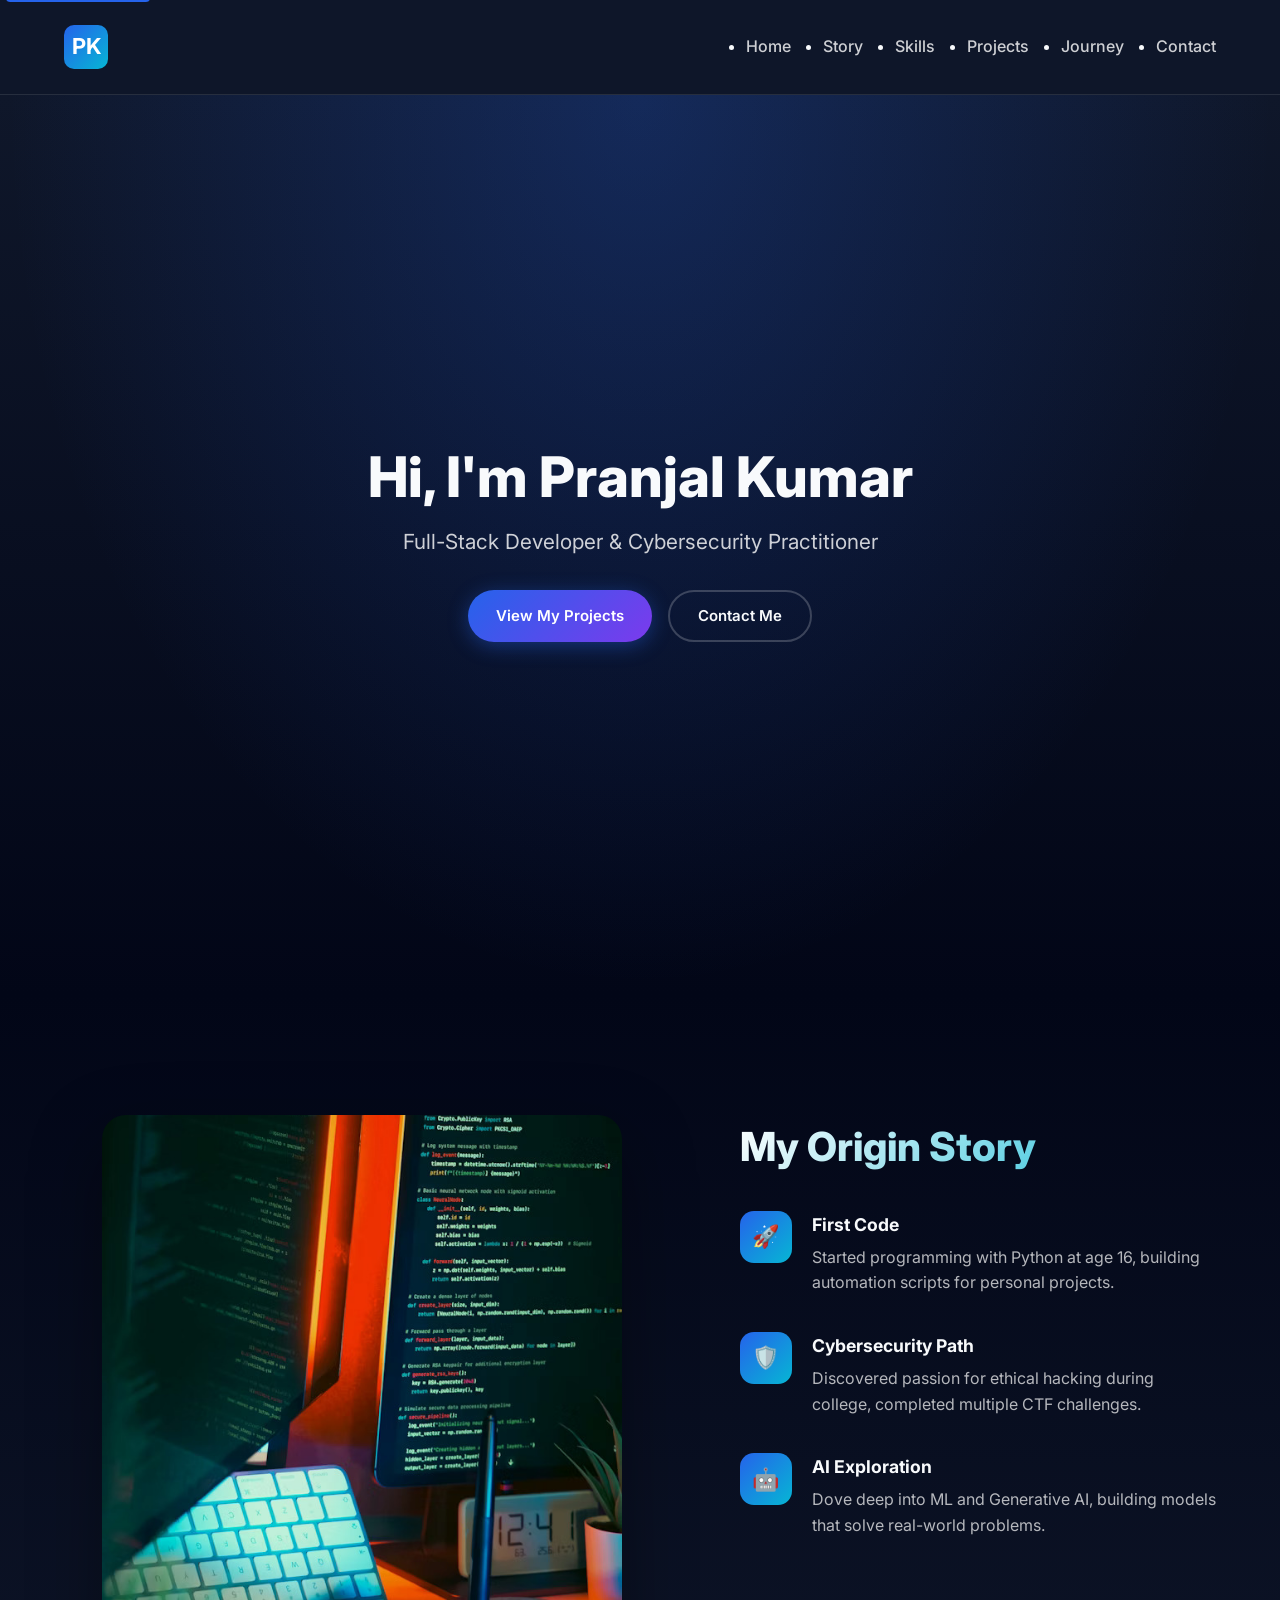
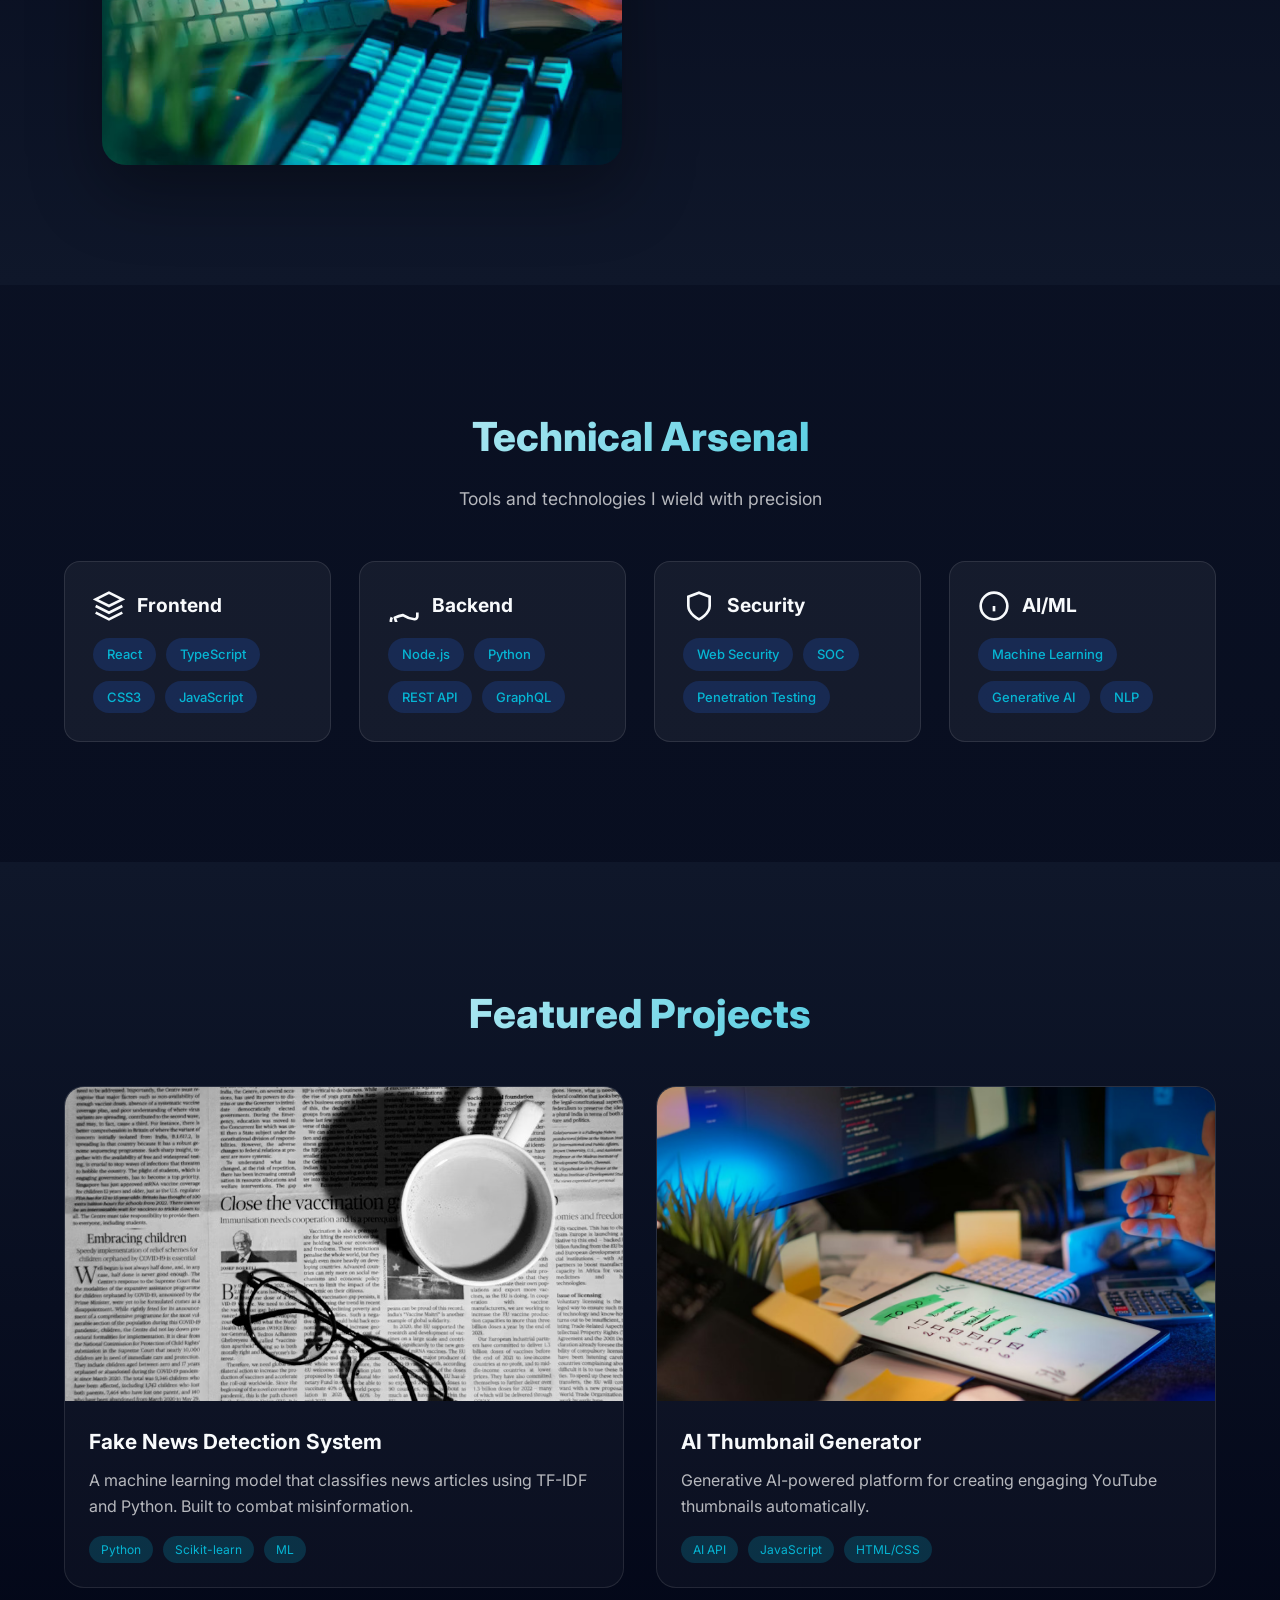
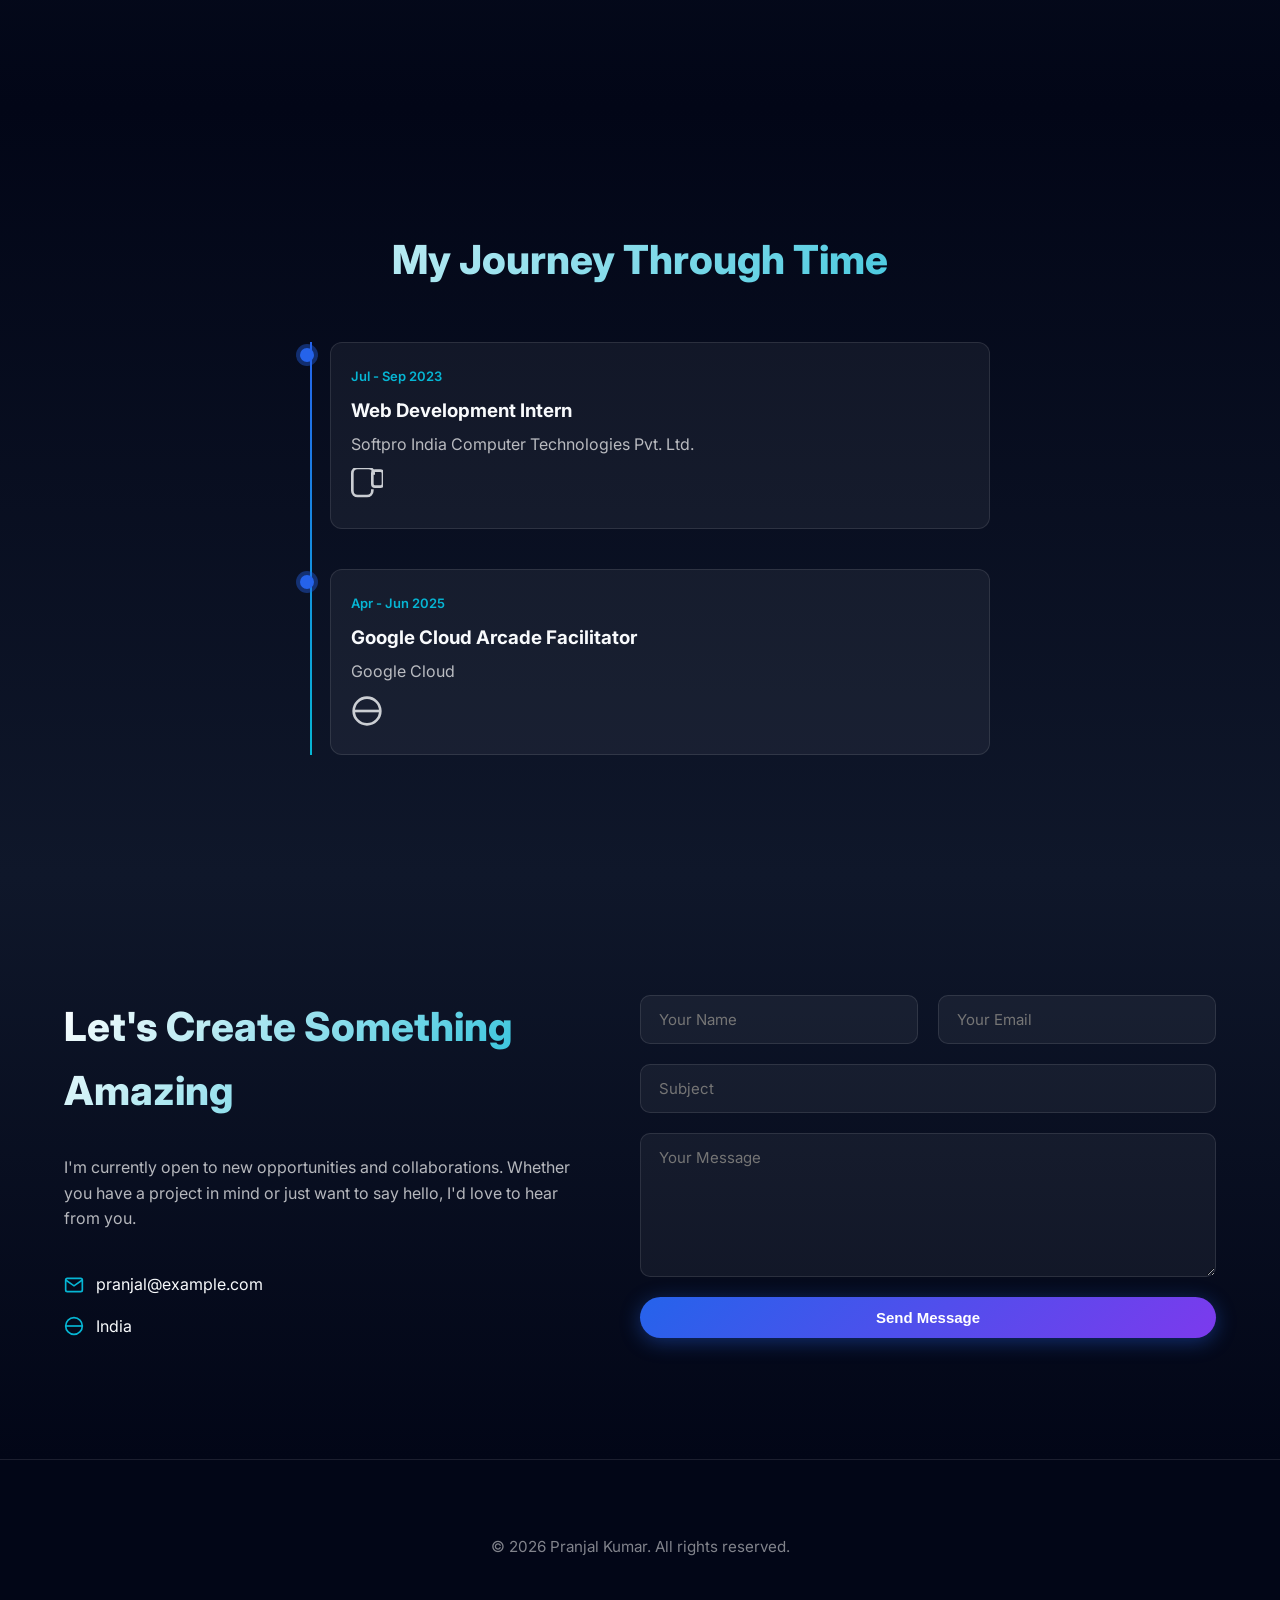
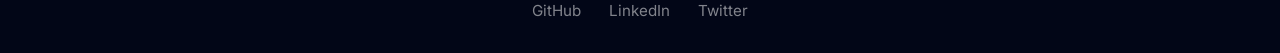
<file: week1-portfolio/index.html>
<!DOCTYPE html>
<html lang="en">
<head>
    <meta charset="UTF-8">
    <meta name="viewport" content="width=device-width, initial-scale=1.0">
    <title>Pranjal Kumar | Portfolio</title>
    <link rel="preconnect" href="https://fonts.googleapis.com">
    <link rel="preconnect" href="https://fonts.gstatic.com" crossorigin>
    <link href="https://fonts.googleapis.com/css2?family=Inter:wght@400;500;600;700;800&display=swap" rel="stylesheet">
    <link rel="stylesheet" href="css/variables.css">
    <link rel="stylesheet" href="css/style.css">
</head>
<body>
  <a class="skip-link" href="#main">Skip to content</a>
  <header>
    <nav class="navbar" aria-label="Primary">
      <div class="logo">PK</div>
      <button class="menu-toggle" id="mobile-nav-toggle" aria-label="Open navigation" aria-expanded="false" aria-controls="primary-navigation">☰</button>
      <ul id="primary-navigation" class="nav-links" role="menubar">
        <li role="none"><a role="menuitem" href="#hero">Home</a></li>
        <li role="none"><a role="menuitem" href="#intro">Story</a></li>
        <li role="none"><a role="menuitem" href="#skills">Skills</a></li>
        <li role="none"><a role="menuitem" href="#projects">Projects</a></li>
        <li role="none"><a role="menuitem" href="#timeline">Journey</a></li>
        <li role="none"><a role="menuitem" href="#contact">Contact</a></li>
      </ul>
    </nav>
  </header>

  <main id="main">
    <section id="hero" class="hero-section">
      <div class="hero-text">
        <h1>Hi, I'm Pranjal Kumar</h1>
        <p>Full-Stack Developer & Cybersecurity Practitioner</p>
        <div class="hero-actions">
          <a href="#projects" class="btn primary">View My Projects</a>
          <a href="#contact" class="btn secondary">Contact Me</a>
        </div>
      </div>
    </section>

    <section id="intro" class="intro-section">
      <div class="container">
        <div class="intro-container">
          <div class="intro-media">
            <img src="images/story-4k.jpg" alt="My journey photograph" class="story-img" width="1920" height="1080" loading="lazy">
          </div>
          <div class="intro-content">
            <h2 class="section-title">My Origin Story</h2>
            <div class="story-timeline">
              <div class="story-item">
                <div class="story-icon">🚀</div>
                <div class="story-text">
                  <h3>First Code</h3>
                  <p>Started programming with Python at age 16, building automation scripts for personal projects.</p>
                </div>
              </div>
              <div class="story-item">
                <div class="story-icon">🛡️</div>
                <div class="story-text">
                  <h3>Cybersecurity Path</h3>
                  <p>Discovered passion for ethical hacking during college, completed multiple CTF challenges.</p>
                </div>
              </div>
              <div class="story-item">
                <div class="story-icon">🤖</div>
                <div class="story-text">
                  <h3>AI Exploration</h3>
                  <p>Dove deep into ML and Generative AI, building models that solve real-world problems.</p>
                </div>
              </div>
            </div>
          </div>
        </div>
      </div>
    </section>

    <section id="skills" class="skills-section">
      <div class="container">
        <h2 class="section-title-centered">Technical Arsenal</h2>
        <p class="section-subtitle">Tools and technologies I wield with precision</p>
        <div class="skills-showcase">
          <div class="skill-category">
            <div class="category-header">
              <svg class="skill-icon" viewBox="0 0 24 24" fill="none" stroke="currentColor" stroke-width="2"><path d="M12 2L2 7l10 5 10-5-10-5zM2 17l10 5 10-5M2 12l10 5 10-5"/></svg>
              <h3>Frontend</h3>
            </div>
            <div class="skill-tags">
              <span class="skill-tag">React</span>
              <span class="skill-tag">TypeScript</span>
              <span class="skill-tag">CSS3</span>
              <span class="skill-tag">JavaScript</span>
            </div>
          </div>
          <div class="skill-category">
            <div class="category-header">
              <svg class="skill-icon" viewBox="0 0 24 24" fill="none" stroke="currentColor" stroke-width="2"><path d="M22 16.92v3a2 2 0 0 1-2.18 2 19.79 19.79 0 0 1-8.63-3.07 19.5 19.5 0 0 0-6 2c.5 2 1 4 2 5a2 2 0 0 1-2 2h-1a2 2 0 0 1-2-2v-3a8 8 0 0 1 .7-2.36"/></svg>
              <h3>Backend</h3>
            </div>
            <div class="skill-tags">
              <span class="skill-tag">Node.js</span>
              <span class="skill-tag">Python</span>
              <span class="skill-tag">REST API</span>
              <span class="skill-tag">GraphQL</span>
            </div>
          </div>
          <div class="skill-category">
            <div class="category-header">
              <svg class="skill-icon" viewBox="0 0 24 24" fill="none" stroke="currentColor" stroke-width="2"><path d="M12 22s8-4 8-10V5l-8-3-8 3v7c0 6 8 10 8 10z"/></svg>
              <h3>Security</h3>
            </div>
            <div class="skill-tags">
              <span class="skill-tag">Web Security</span>
              <span class="skill-tag">SOC</span>
              <span class="skill-tag">Penetration Testing</span>
            </div>
          </div>
          <div class="skill-category">
            <div class="category-header">
              <svg class="skill-icon" viewBox="0 0 24 24" fill="none" stroke="currentColor" stroke-width="2"><circle cx="12" cy="12" r="10"/><line x1="12" y1="16" x2="12" y2="12"/><line x1="12" y1="8" x2="12.01" y2="8"/></svg>
              <h3>AI/ML</h3>
            </div>
            <div class="skill-tags">
              <span class="skill-tag">Machine Learning</span>
              <span class="skill-tag">Generative AI</span>
              <span class="skill-tag">NLP</span>
            </div>
          </div>
        </div>
      </div>
    </section>

    <section id="projects" class="projects-section">
      <div class="container">
        <h2 class="section-title-centered">Featured Projects</h2>
        <div class="projects-gallery">
          <article class="project-card project-1">
            <div class="project-image">
              <picture>
                <source srcset="images/project1-4k.jpg" media="(min-width:1200px)">
                <img src="images/project1-2k.jpg" alt="Fake News Detection project screenshot" width="3840" height="2160" loading="lazy" srcset="images/project1-4k.jpg 3840w, images/project1-2k.jpg 1920w" sizes="(max-width: 768px) 100vw, 50vw">
              </picture>
            </div>
            <div class="project-info">
              <h3>Fake News Detection System</h3>
              <p>A machine learning model that classifies news articles using TF-IDF and Python. Built to combat misinformation.</p>
              <div class="project-tech">
                <span>Python</span><span>Scikit-learn</span><span>ML</span>
              </div>
            </div>
          </article>
          <article class="project-card project-2">
            <div class="project-image">
              <picture>
                <source srcset="images/project2-4k.jpg" media="(min-width:1200px)">
                <img src="images/project2-2k.jpg" alt="AI Thumbnail Generator project screenshot" width="3840" height="2160" loading="lazy" srcset="images/project2-4k.jpg 3840w, images/project2-2k.jpg 1920w" sizes="(max-width: 768px) 100vw, 50vw">
              </picture>
            </div>
            <div class="project-info">
              <h3>AI Thumbnail Generator</h3>
              <p>Generative AI-powered platform for creating engaging YouTube thumbnails automatically.</p>
              <div class="project-tech">
                <span>AI API</span><span>JavaScript</span><span>HTML/CSS</span>
              </div>
            </div>
          </article>
        </div>
      </div>
    </section>

    <section id="timeline" class="timeline-section">
      <div class="container">
        <h2 class="section-title-centered">My Journey Through Time</h2>
        <div class="timeline-track">
          <div class="timeline-item">
            <div class="timeline-dot"></div>
            <div class="timeline-content">
              <span class="timeline-date">Jul - Sep 2023</span>
              <h3>Web Development Intern</h3>
              <p>Softpro India Computer Technologies Pvt. Ltd.</p>
              <svg class="timeline-logo" viewBox="0 0 24 24" fill="none" stroke="currentColor" stroke-width="2"><path d="M16 16v1a4 4 0 0 1-4 4H5a4 4 0 0 1-4-4V4a4 4 0 0 1 4-4h8a4 4 0 0 1 4 4v1"/><rect x="16" y="2" width="8" height="12" rx="2"/></svg>
            </div>
          </div>
          <div class="timeline-item">
            <div class="timeline-dot"></div>
            <div class="timeline-content">
              <span class="timeline-date">Apr - Jun 2025</span>
              <h3>Google Cloud Arcade Facilitator</h3>
              <p>Google Cloud</p>
              <svg class="timeline-logo" viewBox="0 0 24 24" fill="none" stroke="currentColor" stroke-width="2"><circle cx="12" cy="12" r="10"/><line x1="2" y1="12" x2="22" y2="12"/></svg>
            </div>
          </div>
        </div>
      </div>
    </section>

    <section id="contact" class="contact-section">
      <div class="container">
        <div class="contact-container">
          <div class="contact-info">
            <h2 class="section-title">Let's Create Something Amazing</h2>
            <p>I'm currently open to new opportunities and collaborations. Whether you have a project in mind or just want to say hello, I'd love to hear from you.</p>
            <div class="contact-details">
              <div class="contact-item">
                <svg viewBox="0 0 24 24" fill="none" stroke="currentColor" stroke-width="2"><path d="M4 4h16c1.1 0 2 .9 2 2v12c0 1.1-.9 2-2 2H4c-1.1 0-2-.9-2-2V6c0-1.1.9-2 2-2z"/><polyline points="22,6 12,13 2,6"/></svg>
                <span>pranjal@example.com</span>
              </div>
              <div class="contact-item">
                <svg viewBox="0 0 24 24" fill="none" stroke="currentColor" stroke-width="2"><circle cx="12" cy="12" r="10"/><line x1="2" y1="12" x2="22" y2="12"/></svg>
                <span>India</span>
              </div>
            </div>
          </div>
          <form class="contact-form">
            <div class="form-row">
              <input type="text" placeholder="Your Name" required>
              <input type="email" placeholder="Your Email" required>
            </div>
            <input type="text" placeholder="Subject">
            <textarea rows="6" placeholder="Your Message" required></textarea>
            <button type="submit" class="btn primary">Send Message</button>
          </form>
        </div>
      </div>
    </section>
  </main>

  <footer class="site-footer">
    <div class="footer-content">
      <p class="copyright">&copy; 2026 Pranjal Kumar. All rights reserved.</p>
      <div class="social-links">
        <a href="https://github.com/pranjal-kumar" target="_blank" rel="noopener">GitHub</a>
        <a href="https://linkedin.com/in/pranjal-kumar" target="_blank" rel="noopener">LinkedIn</a>
        <a href="https://twitter.com/pranjal_kumar" target="_blank" rel="noopener">Twitter</a>
      </div>
    </div>
  </footer>

  <script src="js/navigation.js"></script>
</body>
</html>
</file>
<file: week1-portfolio/css/variables.css>
:root {
  --primary: #0f172a;
  --secondary: #2563eb;
  --secondary-start: #2563eb;
  --secondary-end: #7c3aed;
  --accent: #06b6d4;
  --dark: #020617;
  --light: #f8fafc;
  --white: #ffffff;
  --radius: 16px;
}
</file>
<file: week1-portfolio/css/style.css>
*, *::before, *::after { box-sizing: border-box; }
html { scroll-behavior: smooth; }
body {
  margin: 0;
  font-family: 'Inter', -apple-system, BlinkMacSystemFont, 'Segoe UI', Roboto, sans-serif;
  background: linear-gradient(180deg, var(--primary) 0%, var(--dark) 100%);
  color: var(--light);
  line-height: 1.6;
}
a { text-decoration: none; color: inherit; }
img { max-width: 100%; height: auto; display: block; }
.btn {
  display: inline-flex;
  align-items: center;
  justify-content: center;
  padding: 12px 28px;
  border-radius: 50px;
  font-weight: 600;
  font-size: 15px;
  transition: all 0.3s ease;
  border: none;
  cursor: pointer;
}
.btn.primary {
  background: linear-gradient(135deg, var(--secondary-start), var(--secondary-end));
  color: var(--white);
  box-shadow: 0 4px 20px rgba(37, 99, 235, 0.4);
}
.btn.primary:hover { transform: translateY(-2px); box-shadow: 0 8px 30px rgba(37, 99, 235, 0.6); }
.btn.secondary {
  background: transparent;
  color: var(--light);
  border: 2px solid rgba(255,255,255,0.2);
}
.btn.secondary:hover { background: rgba(255,255,255,0.1); }
.section-title {
  font-size: 2.5rem;
  font-weight: 800;
  margin: 0 0 1rem;
  background: linear-gradient(135deg, var(--white), var(--accent));
  -webkit-background-clip: text;
  -webkit-text-fill-color: transparent;
  background-clip: text;
}
.section-title-centered {
  font-size: 2.5rem;
  font-weight: 800;
  text-align: center;
  margin: 0 0 1rem;
  background: linear-gradient(135deg, var(--white), var(--accent));
  -webkit-background-clip: text;
  -webkit-text-fill-color: transparent;
  background-clip: text;
}
.section-subtitle {
  text-align: center;
  color: rgba(255,255,255,0.7);
  font-size: 1.1rem;
  margin: 0 0 3rem;
}
.container { max-width: 1200px; margin: 0 auto; padding: 0 24px; }

.skip-link {
  position: absolute;
  top: -40px;
  left: 6px;
  background: var(--secondary);
  color: var(--white);
  padding: 8px 16px;
  border-radius: 4px;
  z-index: 1000;
}
.skip-link:focus { top: 6px; }

header {
  position: sticky;
  top: 0;
  z-index: 100;
  background: rgba(15, 23, 42, 0.85);
  backdrop-filter: blur(10px);
  border-bottom: 1px solid rgba(255,255,255,0.1);
}
.navbar {
  display: flex;
  align-items: center;
  justify-content: space-between;
  padding: 18px 24px;
  max-width: 1200px;
  margin: 0 auto;
}
.logo {
  font-size: 22px;
  font-weight: 700;
  color: var(--white);
  background: linear-gradient(135deg, var(--secondary), var(--accent));
  width: 44px;
  height: 44px;
  border-radius: 10px;
  display: flex;
  align-items: center;
  justify-content: center;
}
.menu-toggle {
  display: none;
  background: none;
  border: none;
  font-size: 24px;
  cursor: pointer;
  color: var(--white);
}
.nav-links {
  display: flex;
  gap: 32px;
}
.nav-links a {
  color: rgba(255,255,255,0.8);
  font-weight: 500;
  padding: 8px 0;
  position: relative;
  transition: color 0.3s;
}
.nav-links a:hover, .nav-links a:focus { color: var(--white); }
.nav-links a::after {
  content: '';
  position: absolute;
  bottom: 0;
  left: 0;
  right: 0;
  height: 2px;
  background: var(--secondary);
  transform: scaleX(0);
  transition: transform 0.3s;
}
.nav-links a:hover::after { transform: scaleX(1); }
.nav-links a.active::after { transform: scaleX(1); }

.hero-section {
  min-height: 100vh;
  display: flex;
  align-items: center;
  justify-content: center;
  text-align: center;
  background: radial-gradient(ellipse at center top, rgba(37, 99, 235, 0.25) 0%, transparent 70%),
              linear-gradient(180deg, var(--primary) 0%, var(--dark) 100%);
}
.hero-text { max-width: 700px; padding: 0 24px; }
.hero-text h1 {
  font-size: 3.5rem;
  font-weight: 800;
  margin: 0 0 1rem;
  line-height: 1.1;
}
.hero-text p {
  font-size: 1.3rem;
  color: rgba(255,255,255,0.8);
  margin: 0 0 2rem;
}
.hero-actions { display: flex; gap: 16px; justify-content: center; }

.intro-section {
  padding: 120px 0;
  background: linear-gradient(180deg, var(--dark) 0%, var(--primary) 100%);
}
.intro-container {
  display: grid;
  grid-template-columns: 1.25fr 1fr;
  gap: 80px;
  align-items: start;
}
.intro-media {
  justify-self: center;
}
.story-img {
  width: 100%;
  max-width: 520px;
  height: auto;
  aspect-ratio: 4/5;
  object-fit: cover;
  border-radius: 24px;
  box-shadow: 0 24px 70px rgba(0,0,0,0.35);
  display: block;
  margin: 0;
}
.intro-content h2 { margin-top: 0; margin-bottom: 2rem; }
.story-timeline { display: flex; flex-direction: column; gap: 36px; }
.story-item { display: flex; gap: 20px; align-items: flex-start; }
.story-icon {
  width: 52px;
  height: 52px;
  border-radius: 14px;
  background: linear-gradient(135deg, var(--secondary), var(--accent));
  display: flex;
  align-items: center;
  justify-content: center;
  font-size: 22px;
  flex-shrink: 0;
}
.story-text h3 { margin: 0 0 6px; font-size: 1.1rem; }
.story-text p { margin: 0; color: rgba(255,255,255,0.7); }

.skills-section, .projects-section, .timeline-section, .contact-section {
  padding: 120px 0;
}
.skills-showcase {
  display: grid;
  grid-template-columns: repeat(auto-fit, minmax(240px, 1fr));
  gap: 28px;
  margin-top: 40px;
  align-items: stretch;
}
.skill-category {
  background: rgba(255,255,255,0.05);
  border: 1px solid rgba(255,255,255,0.1);
  border-radius: 16px;
  padding: 28px;
  transition: transform 0.3s, box-shadow 0.3s;
  display: flex;
  flex-direction: column;
  height: 100%;
}
.skill-category:hover {
  transform: translateY(-5px);
  box-shadow: 0 10px 40px rgba(0,0,0,0.2);
}
.category-header { display: flex; align-items: center; gap: 12px; margin-bottom: 16px; }
.category-header .skill-icon { width: 32px; height: 32px; }
.category-header h3 { margin: 0; font-size: 1.2rem; }
.skill-tags { display: flex; flex-wrap: wrap; gap: 10px; }
.skill-tag {
  background: rgba(37, 99, 235, 0.2);
  color: var(--accent);
  padding: 6px 14px;
  border-radius: 20px;
  font-size: 13px;
  font-weight: 500;
}

.projects-section {
  background: linear-gradient(180deg, var(--primary) 0%, var(--dark) 100%);
}
.projects-gallery {
  display: grid;
  grid-template-columns: repeat(auto-fit, minmax(320px, 1fr));
  gap: 32px;
  margin-top: 40px;
  align-items: stretch;
}
.project-card {
  background: rgba(255,255,255,0.03);
  border: 1px solid rgba(255,255,255,0.1);
  border-radius: 20px;
  overflow: hidden;
  transition: transform 0.3s, box-shadow 0.3s;
  display: flex;
  flex-direction: column;
  height: 100%;
}
.project-card:hover {
  transform: translateY(-8px);
  box-shadow: 0 20px 50px rgba(0,0,0,0.3);
}
.project-image { position: relative; }
.project-image picture { display: block; }
.project-image img { aspect-ratio: 16/9; object-fit: cover; }
.project-info { padding: 24px; }
.project-info h3 { margin: 0 0 10px; font-size: 1.3rem; }
.project-info p { margin: 0 0 16px; color: rgba(255,255,255,0.7); }
.project-tech { display: flex; gap: 10px; flex-wrap: wrap; }
.project-tech span {
  background: rgba(6, 182, 212, 0.2);
  color: var(--accent);
  padding: 4px 12px;
  border-radius: 14px;
  font-size: 12px;
}

.timeline-section {
  background: linear-gradient(180deg, var(--dark) 0%, var(--primary) 100%);
}
.timeline-track {
  max-width: 700px;
  margin: 50px auto 0;
  position: relative;
  padding-left: 40px;
}
.timeline-track::before {
  content: '';
  position: absolute;
  left: 20px;
  top: 0;
  bottom: 0;
  width: 2px;
  background: linear-gradient(180deg, var(--secondary), var(--accent));
}
.timeline-item {
  position: relative;
  margin-bottom: 40px;
  display: flex;
  align-items: flex-start;
}
.timeline-item:last-child { margin-bottom: 0; }
.timeline-dot {
  position: absolute;
  left: -30px;
  top: 6px;
  width: 14px;
  height: 14px;
  border-radius: 50%;
  background: var(--secondary);
  box-shadow: 0 0 0 4px rgba(37, 99, 235, 0.4);
  z-index: 1;
}
.timeline-content {
  background: rgba(255,255,255,0.05);
  border: 1px solid rgba(255,255,255,0.1);
  border-radius: 12px;
  padding: 20px;
  flex: 1;
}
.timeline-date {
  color: var(--accent);
  font-size: 13px;
  font-weight: 600;
}
.timeline-content h3 { margin: 8px 0 6px; }
.timeline-content p { margin: 0 0 10px; color: rgba(255,255,255,0.7); }
.timeline-logo { width: 32px; height: 32px; opacity: 0.8; }

.contact-section {
  padding: 120px 0;
  background: linear-gradient(180deg, var(--primary) 0%, var(--dark) 100%);
}
.contact-container {
  display: grid;
  grid-template-columns: 1fr 1fr;
  gap: 60px;
  align-items: start;
}
.contact-info {
  display: flex;
  flex-direction: column;
  height: 100%;
}
.contact-info p { color: rgba(255,255,255,0.7); }
.contact-details { display: flex; flex-direction: column; gap: 16px; margin-top: 24px; }
.contact-item { display: flex; align-items: center; gap: 12px; }
.contact-item svg { width: 20px; height: 20px; color: var(--accent); }

.contact-form {
  display: flex;
  flex-direction: column;
  gap: 20px;
}
.form-row { display: grid; grid-template-columns: 1fr 1fr; gap: 20px; }
.contact-form input, .contact-form textarea {
  background: rgba(255,255,255,0.05);
  border: 1px solid rgba(255,255,255,0.1);
  color: var(--white);
  padding: 14px 18px;
  border-radius: 10px;
  font-family: inherit;
  font-size: 15px;
  transition: border-color 0.3s;
}
.contact-form input:focus, .contact-form textarea:focus {
  outline: none;
  border-color: var(--secondary);
}
.contact-form::placeholder { color: rgba(255,255,255,0.4); }

.site-footer {
  background: var(--dark);
  border-top: 1px solid rgba(255,255,255,0.1);
  padding: 60px 0 30px;
}
.footer-content {
  display: flex;
  flex-direction: column;
  align-items: center;
  justify-content: center;
  gap: 24px;
  text-align: center;
}
.footer-content .copyright {
  font-size: 0.95rem;
  color: rgba(255,255,255,0.5);
}
.social-links { display: flex; gap: 28px; }
.social-links a {
  color: rgba(255,255,255,0.5);
  transition: color 0.3s;
  font-size: 0.95rem;
}
.social-links a:hover { color: var(--white); }

@media (max-width: 1024px) {
  .hero-text h1 { font-size: 2.5rem; }
  .section-title, .section-title-centered { font-size: 2rem; }
}
@media (max-width: 768px) {
  .menu-toggle { display: block; }
  .nav-links {
    display: none;
    flex-direction: column;
    background: linear-gradient(180deg, rgba(15,23,42,0.98), rgba(2,6,23,0.98));
    position: absolute;
    top: 72px;
    right: 18px;
    width: 260px;
    padding: 20px;
    border-radius: 14px;
    box-shadow: 0 10px 40px rgba(0,0,0,0.3);
    gap: 8px;
  }
  .nav-links.active { display: flex; }
  .hero-text h1 { font-size: 2rem; }
  .hero-text p { font-size: 1.1rem; }
  .hero-actions { flex-direction: column; gap: 12px; }
  .form-row { grid-template-columns: 1fr; }
}
</file>
